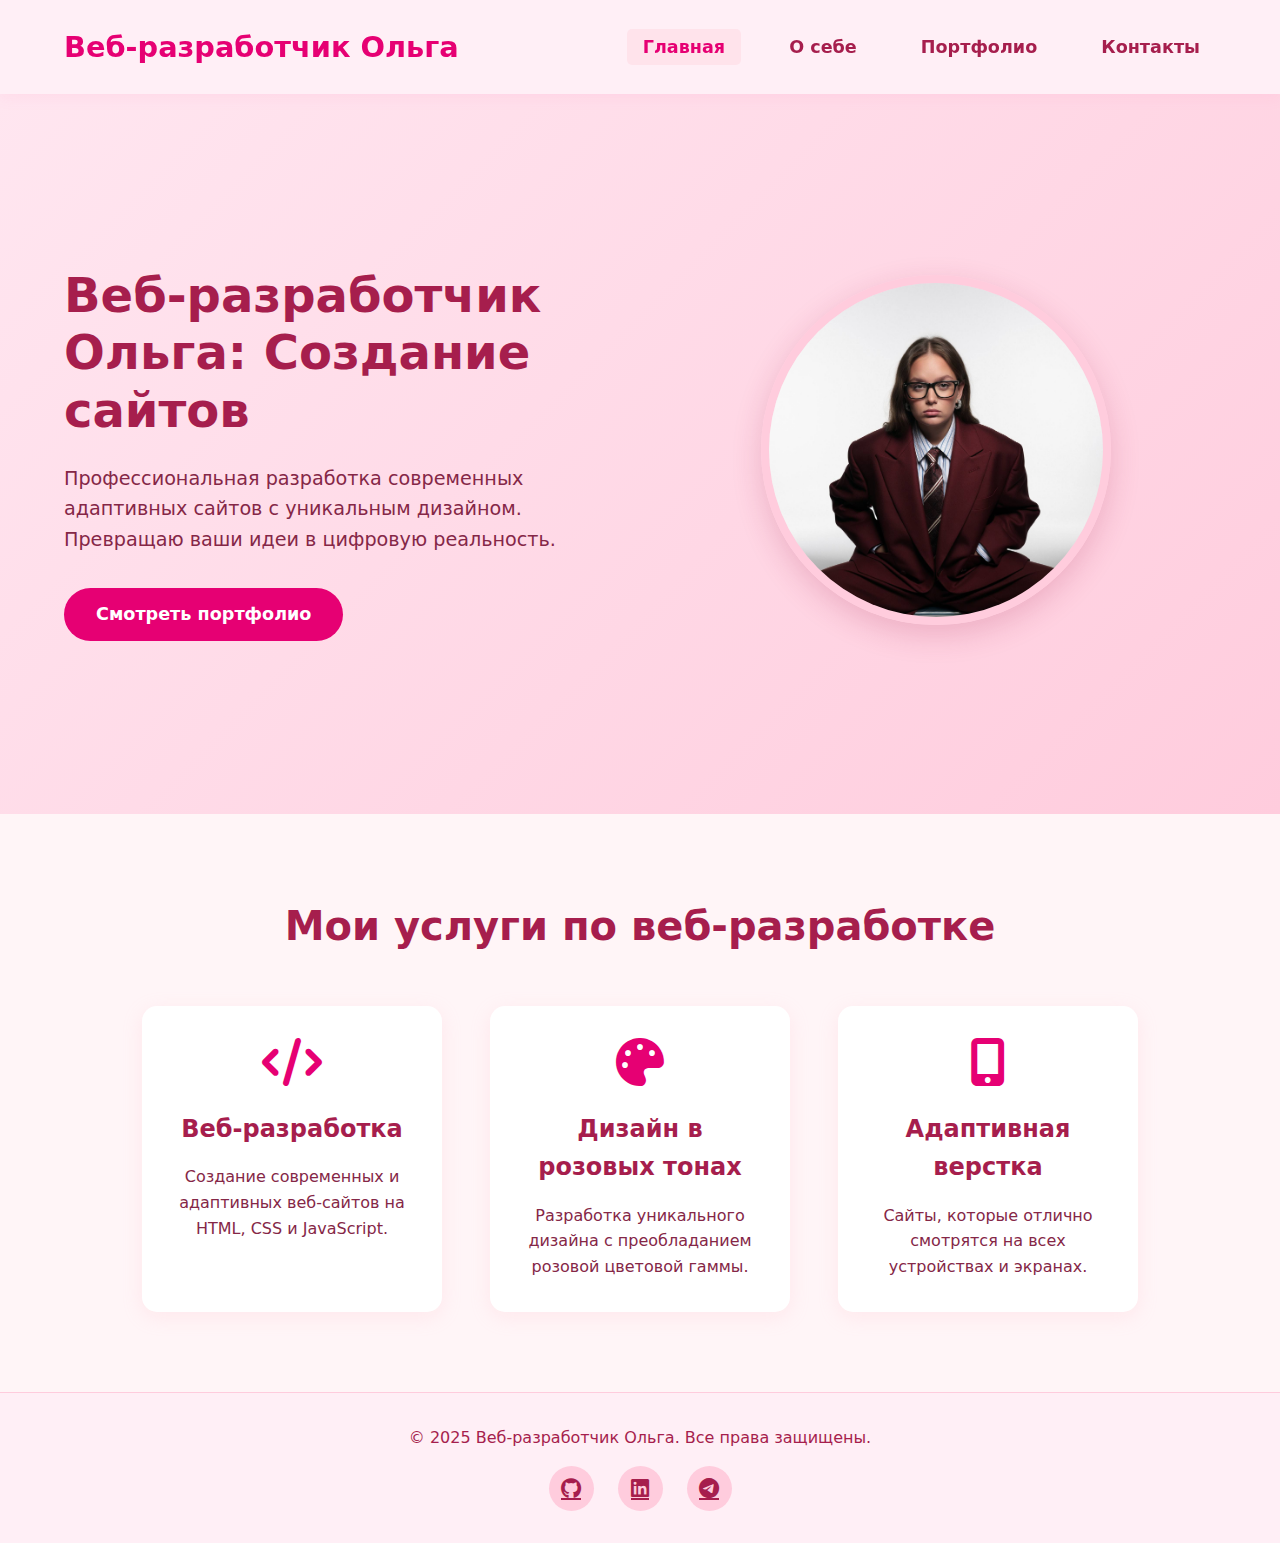
<file: index.html>
<!DOCTYPE html>
<html lang="ru">
<head>
    <meta charset="UTF-8">
    <meta name="viewport" content="width=device-width, initial-scale=1.0">
    
    <!-- Заголовки безопасности -->
    <meta http-equiv="Content-Security-Policy" content="default-src 'self'; style-src 'self' 'unsafe-inline' https://cdnjs.cloudflare.com; font-src 'self' https://cdnjs.cloudflare.com; script-src 'self' 'unsafe-inline'; img-src 'self' data:;">
    <meta http-equiv="Strict-Transport-Security" content="max-age=31536000; includeSubDomains">
    <meta http-equiv="X-Frame-Options" content="DENY">
    <meta http-equiv="X-Content-Type-Options" content="nosniff">
    
    <!-- 4.1 Тег title для главной страницы -->
    <title>Веб-разработчик Ольга | Создание сайтов  | Портфолио</title>
    <!-- 4.2 Мета-тег description -->
    <meta name="description" content="Профессиональная веб-разработка . Создаю адаптивные сайты с уникальным дизайном. Посмотрите портфолио и закажите свой сайт!">
    <!-- Дополнительные мета-теги -->
    <meta name="keywords" content="веб-разработка, создание сайтов, розовый дизайн, портфолио веб-разработчика, адаптивные сайты">
    <meta name="author" content="Ольга">
    
    <!-- Предзагрузка и оптимизация загрузки CSS -->
    <link rel="preload" href="css/style.css" as="style">
    <link rel="stylesheet" href="css/style.css" media="print" onload="this.onload=null;this.media='all'">
    <noscript><link rel="stylesheet" href="css/style.css"></noscript>
    
    <!-- Font Awesome с оптимизацией -->
    <link rel="preconnect" href="https://cdnjs.cloudflare.com">
    <link rel="preload" href="https://cdnjs.cloudflare.com/ajax/libs/font-awesome/6.4.0/css/all.min.css" as="style">
    <link rel="stylesheet" href="https://cdnjs.cloudflare.com/ajax/libs/font-awesome/6.4.0/css/all.min.css" media="print" onload="this.onload=null;this.media='all'">
    <noscript><link rel="stylesheet" href="https://cdnjs.cloudflare.com/ajax/libs/font-awesome/6.4.0/css/all.min.css"></noscript>
    
    <!-- Иконка сайта -->
    <link rel="icon" href="data:image/svg+xml,<svg xmlns=%22http://www.w3.org/2000/svg%22 viewBox=%220 0 100 100%22><text y=%22.9em%22 font-size=%2290%22>👩‍💻</text></svg>">
</head>
<body>
    <header>
        <nav class="navbar">
            <div class="logo">
                <a href="index.html">Веб-разработчик Ольга</a>
            </div>
            <button class="burger" aria-label="Меню навигации" aria-expanded="false">
                <i class="fas fa-bars"></i>
            </button>
            <ul class="nav-links">
                <li><a href="index.html" class="active">Главная</a></li>
                <li><a href="about.html">О себе</a></li>
                <li><a href="portfolio.html">Портфолио</a></li>
                <li><a href="contacts.html">Контакты</a></li>
            </ul>
        </nav>
    </header>

    <main>
        <!-- 4.3 Заголовок H1 на главной -->
        <section class="hero">
            <div class="hero-content">
                <h1>Веб-разработчик Ольга: Создание сайтов </h1>
                <p>Профессиональная разработка современных адаптивных сайтов с уникальным дизайном. Превращаю ваши идеи в цифровую реальность.</p>
                <a href="portfolio.html" class="btn">Смотреть портфолио</a>
            </div>
            <div class="hero-image">
                <!-- 4.4 Атрибут alt для изображения с современным форматом -->
                <picture>
                    <source srcset="images/avatar.webp" type="image/webp">
                    <img src="images/avatar.jpg" 
                         alt="Портрет веб-разработчика Ольги - создателя сайтов в розовых тонах"
                         width="350" 
                         height="350"
                         loading="lazy">
                </picture>
            </div>
        </section>

        <section class="features">
            <!-- Заголовок H2 для секции -->
            <h2>Мои услуги по веб-разработке</h2>
            <div class="features-container">
                <div class="feature">
                    <i class="fas fa-code"></i>
                    <h3>Веб-разработка</h3>
                    <p>Создание современных и адаптивных веб-сайтов на HTML, CSS и JavaScript.</p>
                </div>
                <div class="feature">
                    <i class="fas fa-palette"></i>
                    <h3>Дизайн в розовых тонах</h3>
                    <p>Разработка уникального дизайна с преобладанием розовой цветовой гаммы.</p>
                </div>
                <div class="feature">
                    <i class="fas fa-mobile-alt"></i>
                    <h3>Адаптивная верстка</h3>
                    <p>Сайты, которые отлично смотрятся на всех устройствах и экранах.</p>
                </div>
            </div>
        </section>
    </main>

    <footer>
        <p>&copy; 2025 Веб-разработчик Ольга. Все права защищены.</p>
        <div class="social-links">
            <a href="#" aria-label="GitHub"><i class="fab fa-github"></i></a>
            <a href="#" aria-label="LinkedIn"><i class="fab fa-linkedin"></i></a>
            <a href="#" aria-label="Telegram"><i class="fab fa-telegram"></i></a>
        </div>
    </footer>

    <!-- Критичный JavaScript для меню -->
    <script>
        // Критичная функциональность меню
        document.addEventListener('DOMContentLoaded', function() {
            const burger = document.querySelector('.burger');
            const navLinks = document.querySelector('.nav-links');
            
            if (burger) {
                burger.addEventListener('click', function() {
                    const expanded = this.getAttribute('aria-expanded') === 'true' || false;
                    this.setAttribute('aria-expanded', !expanded);
                    navLinks.classList.toggle('active');
                });
            }
        });
    </script>
    
    <!-- Основной JavaScript загружается отложенно -->
    <script src="js/script.js" defer></script>
</body>
</html>
</file>
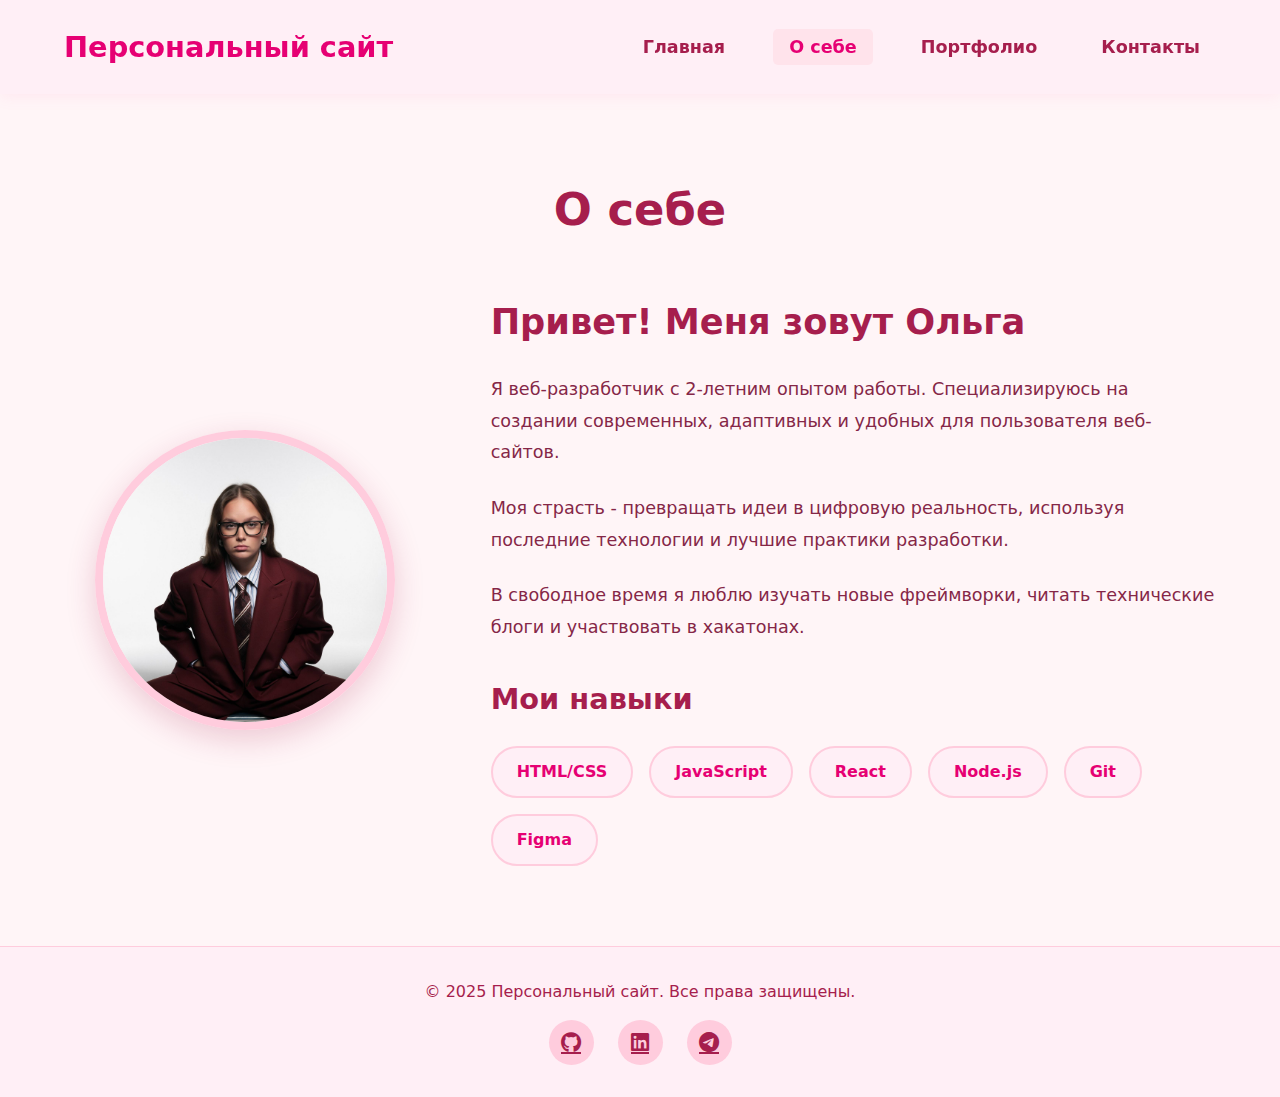
<file: about.html>
<!DOCTYPE html>
<html lang="ru">
<head>
    <meta charset="UTF-8">
    <meta name="viewport" content="width=device-width, initial-scale=1.0">
    <title>Персональный сайт | О себе</title>
    <link rel="stylesheet" href="css/style.css">
    <link rel="stylesheet" href="https://cdnjs.cloudflare.com/ajax/libs/font-awesome/6.4.0/css/all.min.css">
</head>
<body>
    <header>
        <nav class="navbar">
            <div class="logo">
                <a href="index.html">Персональный сайт</a>
            </div>
            <ul class="nav-links">
                <li><a href="index.html">Главная</a></li>
                <li><a href="about.html" class="active">О себе</a></li>
                <li><a href="portfolio.html">Портфолио</a></li>
                <li><a href="contacts.html">Контакты</a></li>
            </ul>
            <div class="burger">
                <i class="fas fa-bars"></i>
            </div>
        </nav>
    </header>

    <main>
        <section class="about">
            <h1>О себе</h1>
            <div class="about-content">
                <div class="about-image">
                    <img src="images/avatar.jpg" alt="Мое фото">
                </div>
                <div class="about-text">
                    <h2>Привет! Меня зовут Ольга</h2>
                    <p>Я веб-разработчик с 2-летним опытом работы. Специализируюсь на создании современных, адаптивных и удобных для пользователя веб-сайтов.</p>
                    <p>Моя страсть - превращать идеи в цифровую реальность, используя последние технологии и лучшие практики разработки.</p>
                    <p>В свободное время я люблю изучать новые фреймворки, читать технические блоги и участвовать в хакатонах.</p>
                    
                    <h3>Мои навыки</h3>
                    <div class="skills">
                        <span class="skill">HTML/CSS</span>
                        <span class="skill">JavaScript</span>
                        <span class="skill">React</span>
                        <span class="skill">Node.js</span>
                        <span class="skill">Git</span>
                        <span class="skill">Figma</span>
                    </div>
                </div>
            </div>
        </section>
    </main>

    <footer>
        <p>&copy; 2025 Персональный сайт. Все права защищены.</p>
        <div class="social-links">
            <a href="#"><i class="fab fa-github"></i></a>
            <a href="#"><i class="fab fa-linkedin"></i></a>
            <a href="#"><i class="fab fa-telegram"></i></a>
        </div>
    </footer>

    <script src="js/script.js"></script>
</body>
</html>
</file>
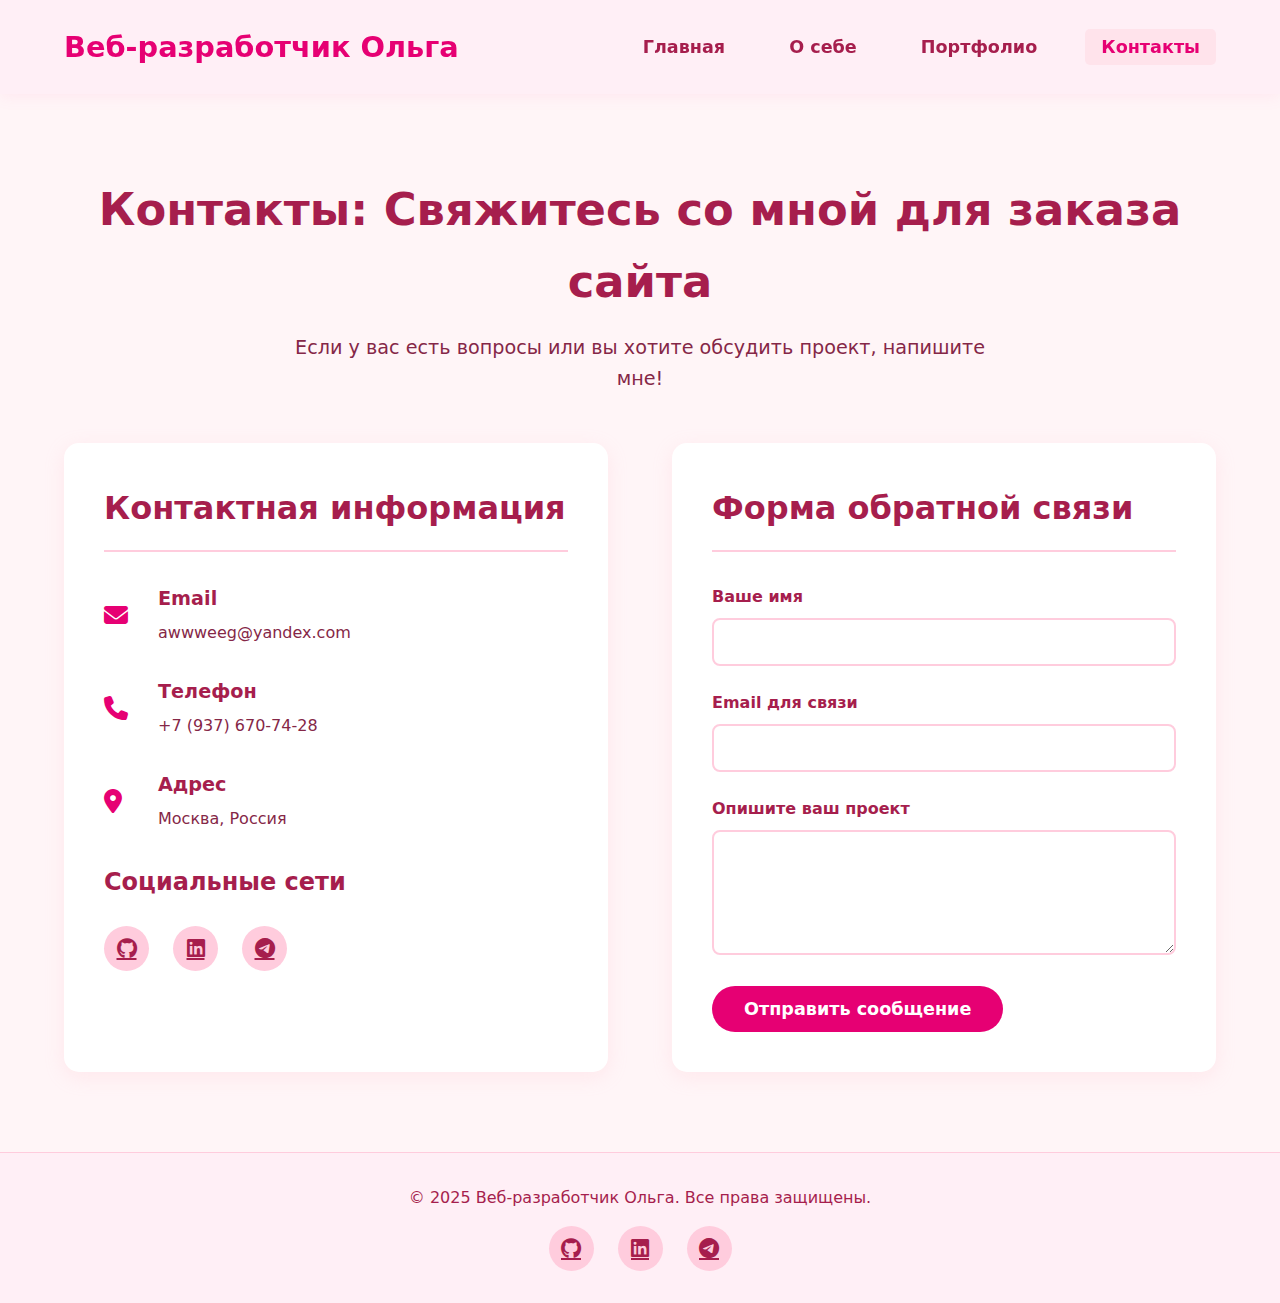
<file: contacts.html>
<!DOCTYPE html>
<html lang="ru">
<head>
    <meta charset="UTF-8">
    <meta name="viewport" content="width=device-width, initial-scale=1.0">
    <title>Контакты | Свяжитесь с веб-разработчиком Ольгой для заказа сайта</title>
    <meta name="description" content="Свяжитесь с веб-разработчиком Ольгой для заказа сайта. Контакты, форма обратной связи, социальные сети. Обсудим ваш проект!">
    <meta name="keywords" content="контакты веб-разработчика, заказать сайт, связаться, форма обратной связи, розовый дизайн">
    <meta name="author" content="Ольга">
    <link rel="stylesheet" href="css/style.css">
    <link rel="stylesheet" href="https://cdnjs.cloudflare.com/ajax/libs/font-awesome/6.4.0/css/all.min.css">
</head>
<body>
    <header>
        <nav class="navbar">
            <div class="logo">
                <a href="index.html">Веб-разработчик Ольга</a>
            </div>
            <button class="burger" aria-label="Меню навигации" aria-expanded="false">
                <i class="fas fa-bars"></i>
            </button>
            <ul class="nav-links">
                <li><a href="index.html">Главная</a></li>
                <li><a href="about.html">О себе</a></li>
                <li><a href="portfolio.html">Портфолио</a></li>
                <li><a href="contacts.html" class="active">Контакты</a></li>
            </ul>
        </nav>
    </header>

    <main>
        <section class="contacts">
            <h1>Контакты: Свяжитесь со мной для заказа сайта</h1>
            <p class="contacts-intro">Если у вас есть вопросы или вы хотите обсудить проект, напишите мне!</p>
            
            <div class="contact-container">
                <div class="contact-info">
                    <h2>Контактная информация</h2>
                    <div class="contact-item">
                        <i class="fas fa-envelope"></i>
                        <div>
                            <h3>Email</h3>
                            <p>awwweeg@yandex.com</p>
                        </div>
                    </div>
                    <div class="contact-item">
                        <i class="fas fa-phone"></i>
                        <div>
                            <h3>Телефон</h3>
                            <p>+7 (937) 670-74-28</p>
                        </div>
                    </div>
                    <div class="contact-item">
                        <i class="fas fa-map-marker-alt"></i>
                        <div>
                            <h3>Адрес</h3>
                            <p>Москва, Россия</p>
                        </div>
                    </div>
                    <div class="contact-social">
                        <h3>Социальные сети</h3>
                        <div class="social-links">
                            <a href="#" aria-label="GitHub"><i class="fab fa-github"></i></a>
                            <a href="#" aria-label="LinkedIn"><i class="fab fa-linkedin"></i></a>
                            <a href="#" aria-label="Telegram"><i class="fab fa-telegram"></i></a>
                        </div>
                    </div>
                </div>
                
                <div class="contact-form">
                    <h2>Форма обратной связи</h2>
                    <form id="contactForm">
                        <div class="form-group">
                            <label for="name">Ваше имя</label>
                            <input type="text" id="name" name="name" required>
                        </div>
                        <div class="form-group">
                            <label for="email">Email для связи</label>
                            <input type="email" id="email" name="email" required>
                        </div>
                        <div class="form-group">
                            <label for="message">Опишите ваш проект</label>
                            <textarea id="message" name="message" rows="5" required></textarea>
                        </div>
                        <button type="submit" class="btn">Отправить сообщение</button>
                    </form>
                </div>
            </div>
        </section>
    </main>

    <footer>
        <p>&copy; 2025 Веб-разработчик Ольга. Все права защищены.</p>
        <div class="social-links">
            <a href="#" aria-label="GitHub"><i class="fab fa-github"></i></a>
            <a href="#" aria-label="LinkedIn"><i class="fab fa-linkedin"></i></a>
            <a href="#" aria-label="Telegram"><i class="fab fa-telegram"></i></a>
        </div>
    </footer>

    <script>
        document.addEventListener('DOMContentLoaded', function() {
            const burger = document.querySelector('.burger');
            const navLinks = document.querySelector('.nav-links');
            
            if (burger) {
                burger.addEventListener('click', function() {
                    const expanded = this.getAttribute('aria-expanded') === 'true' || false;
                    this.setAttribute('aria-expanded', !expanded);
                    navLinks.classList.toggle('active');
                });
            }
        });
    </script>
    
    <script src="js/script.js" defer></script>
</body>
</html>
</file>
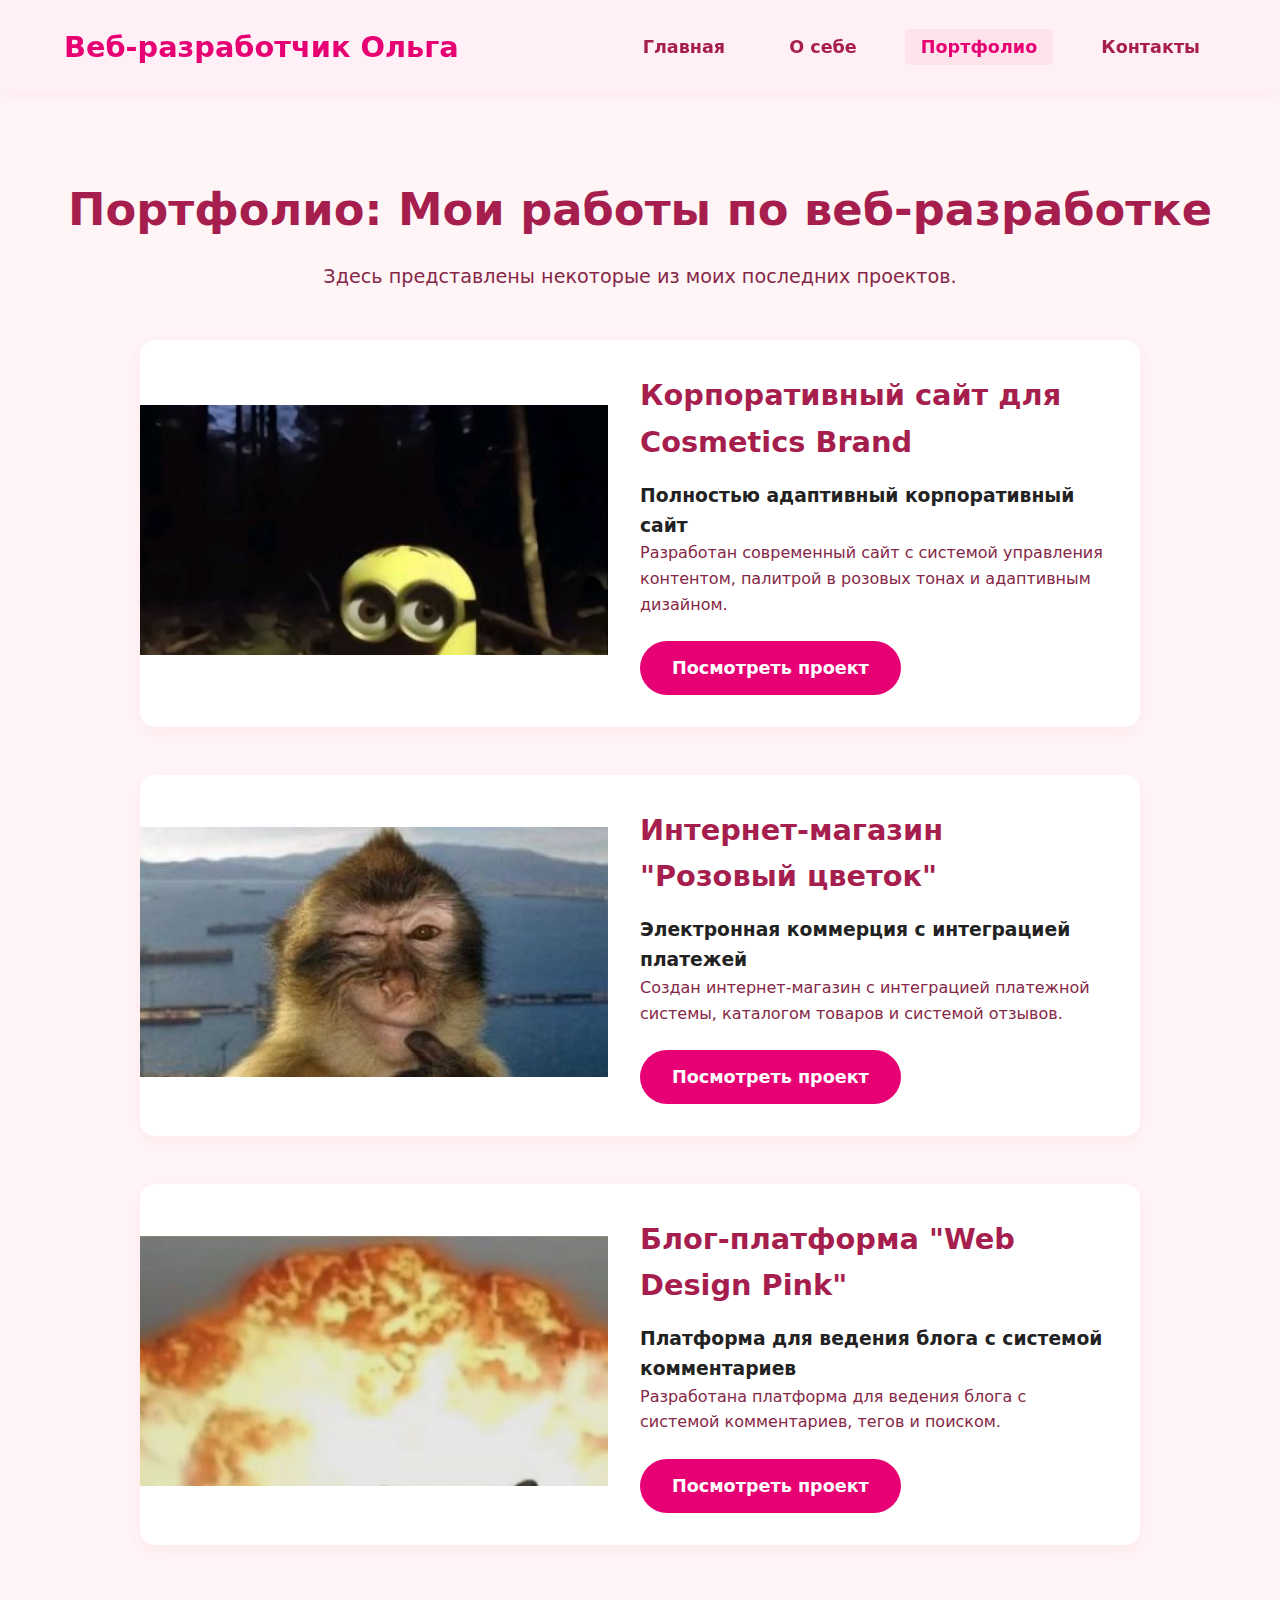
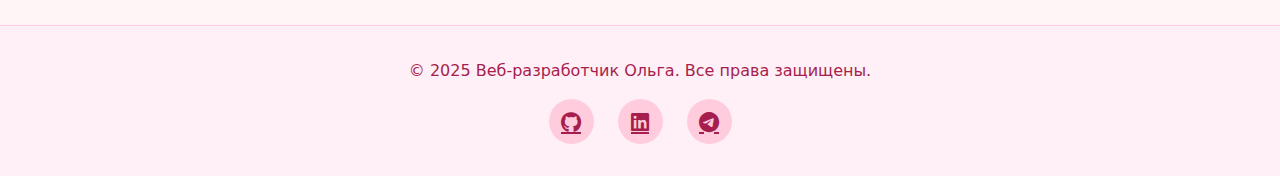
<file: portfolio.html>
<!DOCTYPE html>
<html lang="ru">
<head>
    <meta charset="UTF-8">
    <meta name="viewport" content="width=device-width, initial-scale=1.0">
    
    <!-- Заголовки безопасности -->
    <meta http-equiv="Content-Security-Policy" content="default-src 'self'; style-src 'self' 'unsafe-inline' https://cdnjs.cloudflare.com; font-src 'self' https://cdnjs.cloudflare.com; script-src 'self' 'unsafe-inline'; img-src 'self' data:;">
    <meta http-equiv="Strict-Transport-Security" content="max-age=31536000; includeSubDomains">
    <meta http-equiv="X-Frame-Options" content="DENY">
    <meta http-equiv="X-Content-Type-Options" content="nosniff">
    
    <!-- 4.1 Тег title для портфолио -->
    <title>Портфолио | Примеры работ веб-разработчика Ольги в розовых тонах</title>
    <!-- 4.2 Мета-тег description -->
    <meta name="description" content="Портфолио выполненных проектов: корпоративные сайты, интернет-магазины, блоги в розовых тонах. Посмотрите примеры моих работ по веб-разработке.">
    <meta name="keywords" content="портфолио веб-разработчика, примеры работ, выполненные проекты, кейсы, розовые сайты">
    <meta name="author" content="Ольга">
    
    <!-- Оптимизированная загрузка CSS -->
    <link rel="preload" href="css/style.css" as="style">
    <link rel="stylesheet" href="css/style.css" media="print" onload="this.onload=null;this.media='all'">
    <noscript><link rel="stylesheet" href="css/style.css"></noscript>
    
    <!-- Font Awesome с оптимизацией -->
    <link rel="preconnect" href="https://cdnjs.cloudflare.com">
    <link rel="preload" href="https://cdnjs.cloudflare.com/ajax/libs/font-awesome/6.4.0/css/all.min.css" as="style">
    <link rel="stylesheet" href="https://cdnjs.cloudflare.com/ajax/libs/font-awesome/6.4.0/css/all.min.css" media="print" onload="this.onload=null;this.media='all'">
    <noscript><link rel="stylesheet" href="https://cdnjs.cloudflare.com/ajax/libs/font-awesome/6.4.0/css/all.min.css"></noscript>
</head>
<body>
    <header>
        <nav class="navbar">
            <div class="logo">
                <a href="index.html">Веб-разработчик Ольга</a>
            </div>
            <button class="burger" aria-label="Меню навигации" aria-expanded="false">
                <i class="fas fa-bars"></i>
            </button>
            <ul class="nav-links">
                <li><a href="index.html">Главная</a></li>
                <li><a href="about.html">О себе</a></li>
                <li><a href="portfolio.html" class="active">Портфолио</a></li>
                <li><a href="contacts.html">Контакты</a></li>
            </ul>
        </nav>
    </header>

    <main>
        <section class="portfolio">
            <!-- 4.3 Заголовок H1 на странице портфолио -->
            <h1>Портфолио: Мои работы по веб-разработке</h1>
            <p class="portfolio-intro">Здесь представлены некоторые из моих последних проектов.</p>
            
            <div class="portfolio-items">
                <div class="portfolio-item">
                    <div class="portfolio-img">
                        <!-- 4.4 Атрибут alt для изображения проекта с оптимизацией -->
                        <picture>
                            <source srcset="images/portfolio1.webp" type="image/webp">
                            <img src="images/portfolio1.jpg" 
                                 alt="Корпоративный сайт для компании - скриншот главной страницы"
                                 width="500"
                                 height="250"
                                 loading="lazy">
                        </picture>
                    </div>
                    <div class="portfolio-info">
                        <!-- Заголовок H2 для проекта -->
                        <h2>Корпоративный сайт для Cosmetics Brand</h2>
                        <!-- Заголовок H3 для описания -->
                        <h3>Полностью адаптивный корпоративный сайт</h3>
                        <p>Разработан современный сайт с системой управления контентом, палитрой в розовых тонах и адаптивным дизайном.</p>
                        <a href="#" class="btn">Посмотреть проект</a>
                    </div>
                </div>
                
                <div class="portfolio-item">
                    <div class="portfolio-img">
                        <picture>
                            <source srcset="images/portfolio2.webp" type="image/webp">
                            <img src="images/portfolio2.jpg" 
                                 alt="Интернет-магазин цветов с розовым дизайном - страница каталога товаров"
                                 width="500"
                                 height="250"
                                 loading="lazy">
                        </picture>
                    </div>
                    <div class="portfolio-info">
                        <h2>Интернет-магазин "Розовый цветок"</h2>
                        <h3>Электронная коммерция с интеграцией платежей</h3>
                        <p>Создан интернет-магазин с интеграцией платежной системы, каталогом товаров и системой отзывов.</p>
                        <a href="#" class="btn">Посмотреть проект</a>
                    </div>
                </div>
                
                <div class="portfolio-item">
                    <div class="portfolio-img">
                        <picture>
                            <source srcset="images/portfolio3.webp" type="image/webp">
                            <img src="images/portfolio3.jpg" 
                                 alt="Блог о веб-дизайне - страница статьи"
                                 width="500"
                                 height="250"
                                 loading="lazy">
                        </picture>
                    </div>
                    <div class="portfolio-info">
                        <h2>Блог-платформа "Web Design Pink"</h2>
                        <h3>Платформа для ведения блога с системой комментариев</h3>
                        <p>Разработана платформа для ведения блога с системой комментариев, тегов и поиском.</p>
                        <a href="#" class="btn">Посмотреть проект</a>
                    </div>
                </div>
            </div>
        </section>
    </main>

    <footer>
        <p>&copy; 2025 Веб-разработчик Ольга. Все права защищены.</p>
        <div class="social-links">
            <a href="#" aria-label="GitHub"><i class="fab fa-github"></i></a>
            <a href="#" aria-label="LinkedIn"><i class="fab fa-linkedin"></i></a>
            <a href="#" aria-label="Telegram"><i class="fab fa-telegram"></i></a>
        </div>
    </footer>

    <!-- Критичный JavaScript для меню -->
    <script>
        document.addEventListener('DOMContentLoaded', function() {
            const burger = document.querySelector('.burger');
            const navLinks = document.querySelector('.nav-links');
            
            if (burger) {
                burger.addEventListener('click', function() {
                    const expanded = this.getAttribute('aria-expanded') === 'true' || false;
                    this.setAttribute('aria-expanded', !expanded);
                    navLinks.classList.toggle('active');
                });
            }
        });
    </script>
    
    <!-- Основной JavaScript загружается отложенно -->
    <script src="js/script.js" defer></script>
</body>
</html>
</file>
<file: css/style.css>
/* Основные стили - оптимизированные */
* {
    margin: 0;
    padding: 0;
    box-sizing: border-box;
    font-family: 'Segoe UI', system-ui, sans-serif;
}

body {
    background-color: #fff5f7;
    color: #222; /* Улучшенный контраст для доступности */
    line-height: 1.6;
    min-height: 100vh;
    display: flex;
    flex-direction: column;
}

/* Навигация с улучшенным контрастом */
.navbar {
    display: flex;
    justify-content: space-between;
    align-items: center;
    padding: 1.5rem 5%;
    background-color: #ffeff6;
    box-shadow: 0 2px 15px rgba(255, 105, 180, 0.1);
    position: sticky;
    top: 0;
    z-index: 100;
}

.logo a {
    font-size: 1.8rem;
    font-weight: 700;
    color: #e60073; /* Более темный оттенок для лучшего контраста */
    text-decoration: none;
}

.nav-links {
    display: flex;
    list-style: none;
}

.nav-links li {
    margin-left: 2rem;
}

.nav-links a {
    text-decoration: none;
    color: #a61e4d; /* Улучшенный контраст */
    font-weight: 600;
    font-size: 1.1rem;
    transition: color 0.3s;
    padding: 0.5rem 1rem;
    border-radius: 5px;
}

.nav-links a:hover, .nav-links a.active {
    color: #e60073;
    background-color: rgba(255, 182, 193, 0.2);
}

.burger {
    display: none;
    font-size: 1.5rem;
    color: #e60073;
    cursor: pointer;
    background: none;
    border: none;
}

/* Герой-секция */
.hero {
    display: flex;
    align-items: center;
    justify-content: space-between;
    padding: 5rem 5%;
    background: linear-gradient(135deg, #ffe6f0 0%, #ffccdd 100%);
    min-height: 80vh;
}

.hero-content {
    flex: 1;
    padding-right: 2rem;
}

.hero-content h1 {
    font-size: 3rem;
    color: #a61e4d; /* Улучшенный контраст */
    margin-bottom: 1.5rem;
    line-height: 1.2;
}

.hero-content p {
    font-size: 1.2rem;
    color: #852747; /* Улучшенный контраст */
    margin-bottom: 2rem;
    max-width: 600px;
}

.btn {
    display: inline-block;
    background-color: #e60073; /* Более темный для контраста */
    color: white;
    padding: 0.8rem 2rem;
    border-radius: 30px;
    text-decoration: none;
    font-weight: 600;
    font-size: 1.1rem;
    transition: all 0.3s;
    border: none;
    cursor: pointer;
}

.btn:hover {
    background-color: #c41262;
    transform: translateY(-3px);
    box-shadow: 0 5px 15px rgba(230, 0, 115, 0.3);
}

.hero-image {
    flex: 1;
    display: flex;
    justify-content: center;
}

.hero-image img {
    width: 350px;
    height: 350px;
    border-radius: 50%;
    object-fit: cover;
    object-position: top;
    border: 8px solid #ffccdd;
    box-shadow: 0 10px 30px rgba(166, 30, 77, 0.2);
}

/* Секция возможностей */
.features {
    padding: 5rem 5%;
    text-align: center;
}

.features h2 {
    font-size: 2.5rem;
    color: #a61e4d; /* Улучшенный контраст */
    margin-bottom: 3rem;
}

.features-container {
    display: flex;
    justify-content: center;
    gap: 3rem;
    flex-wrap: wrap;
}

.feature {
    background-color: white;
    padding: 2rem;
    border-radius: 15px;
    width: 300px;
    box-shadow: 0 5px 20px rgba(255, 182, 193, 0.2);
    transition: transform 0.3s;
}

.feature:hover {
    transform: translateY(-10px);
}

.feature i {
    font-size: 3rem;
    color: #e60073; /* Улучшенный контраст */
    margin-bottom: 1.5rem;
}

.feature h3 {
    font-size: 1.5rem;
    color: #a61e4d; /* Улучшенный контраст */
    margin-bottom: 1rem;
}

.feature p {
    color: #852747; /* Улучшенный контраст */
}

/* Секция "О себе" */
.about {
    padding: 5rem 5%;
}

.about h1 {
    font-size: 2.8rem;
    color: #a61e4d; /* Улучшенный контраст */
    text-align: center;
    margin-bottom: 3rem;
}

.about-content {
    display: flex;
    align-items: center;
    gap: 4rem;
    max-width: 1200px;
    margin: 0 auto;
    flex-wrap: wrap;
}

.about-image {
    flex: 1;
    min-width: 300px;
    display: flex;
    justify-content: center;
}

.about-image img {
    width: 300px;
    height: 300px;
    border-radius: 50%;
    object-fit: cover;
    object-position: top;
    border: 8px solid #ffccdd;
    box-shadow: 0 10px 30px rgba(166, 30, 77, 0.2);
}

.about-text {
    flex: 2;
    min-width: 300px;
}

.about-text h2 {
    font-size: 2.2rem;
    color: #a61e4d; /* Улучшенный контраст */
    margin-bottom: 1.5rem;
}

.about-text p {
    font-size: 1.1rem;
    color: #852747; /* Улучшенный контраст */
    margin-bottom: 1.5rem;
    line-height: 1.8;
}

.about-text h3 {
    font-size: 1.8rem;
    color: #a61e4d; /* Улучшенный контраст */
    margin: 2rem 0 1.5rem;
}

.skills {
    display: flex;
    flex-wrap: wrap;
    gap: 1rem;
}

.skill {
    background-color: #ffeff6;
    color: #e60073; /* Улучшенный контраст */
    padding: 0.7rem 1.5rem;
    border-radius: 30px;
    font-weight: 600;
    border: 2px solid #ffccdd;
}

/* Стили для страницы портфолио */
.portfolio {
    padding: 5rem 5%;
}

.portfolio h1 {
    font-size: 2.8rem;
    color: #a61e4d; /* Улучшенный контраст */
    text-align: center;
    margin-bottom: 1rem;
}

.portfolio-intro {
    text-align: center;
    color: #852747; /* Улучшенный контраст */
    font-size: 1.2rem;
    max-width: 700px;
    margin: 0 auto 3rem;
}

.portfolio-items {
    display: flex;
    flex-direction: column;
    gap: 3rem;
    max-width: 1000px;
    margin: 0 auto;
}

.portfolio-item {
    display: flex;
    align-items: center;
    background-color: white;
    border-radius: 15px;
    overflow: hidden;
    box-shadow: 0 5px 20px rgba(255, 182, 193, 0.2);
    transition: transform 0.3s;
}

.portfolio-item:hover {
    transform: translateY(-10px);
}

.portfolio-img {
    flex: 1;
    min-width: 300px;
}

.portfolio-img img {
    width: 100%;
    height: 250px;
    object-fit: cover;
    object-position: top;
}

.portfolio-info {
    flex: 1;
    padding: 2rem;
}

.portfolio-info h2 {
    font-size: 1.8rem;
    color: #a61e4d; /* Улучшенный контраст */
    margin-bottom: 1rem;
}

.portfolio-info p {
    color: #852747; /* Улучшенный контраст */
    margin-bottom: 1.5rem;
}

/* Стили для страницы контактов */
.contacts {
    padding: 5rem 5%;
}

.contacts h1 {
    font-size: 2.8rem;
    color: #a61e4d; /* Улучшенный контраст */
    text-align: center;
    margin-bottom: 1rem;
}

.contacts-intro {
    text-align: center;
    color: #852747; /* Улучшенный контраст */
    font-size: 1.2rem;
    max-width: 700px;
    margin: 0 auto 3rem;
}

.contact-container {
    display: flex;
    gap: 4rem;
    max-width: 1200px;
    margin: 0 auto;
    flex-wrap: wrap;
}

.contact-info, .contact-form {
    flex: 1;
    min-width: 300px;
    background-color: white;
    padding: 2.5rem;
    border-radius: 15px;
    box-shadow: 0 5px 20px rgba(255, 182, 193, 0.2);
}

.contact-info h2, .contact-form h2 {
    font-size: 2rem;
    color: #a61e4d; /* Улучшенный контраст */
    margin-bottom: 2rem;
    padding-bottom: 1rem;
    border-bottom: 2px solid #ffccdd;
}

.contact-item {
    display: flex;
    align-items: center;
    margin-bottom: 2rem;
}

.contact-item i {
    font-size: 1.5rem;
    color: #e60073; /* Улучшенный контраст */
    margin-right: 1.5rem;
    width: 30px;
}

.contact-item h3 {
    font-size: 1.2rem;
    color: #a61e4d; /* Улучшенный контраст */
    margin-bottom: 0.3rem;
}

.contact-item p {
    color: #852747; /* Улучшенный контраст */
}

.contact-social h3 {
    font-size: 1.5rem;
    color: #a61e4d; /* Улучшенный контраст */
    margin-bottom: 1.5rem;
}

.contact-social .social-links {
    justify-content: flex-start;
}

.form-group {
    margin-bottom: 1.5rem;
}

.form-group label {
    display: block;
    color: #a61e4d; /* Улучшенный контраст */
    font-weight: 600;
    margin-bottom: 0.5rem;
}

.form-group input, .form-group textarea {
    width: 100%;
    padding: 0.8rem;
    border: 2px solid #ffccdd;
    border-radius: 8px;
    font-size: 1rem;
    transition: border-color 0.3s;
}

.form-group input:focus, .form-group textarea:focus {
    outline: none;
    border-color: #e60073;
}

/* Футер */
footer {
    background-color: #ffeff6;
    padding: 2rem 5%;
    text-align: center;
    margin-top: auto;
    border-top: 1px solid #ffccdd;
}

footer p {
    color: #a61e4d; /* Улучшенный контраст */
    margin-bottom: 1rem;
}

.social-links {
    display: flex;
    justify-content: center;
    gap: 1.5rem;
}

.social-links a {
    display: inline-flex;
    align-items: center;
    justify-content: center;
    width: 45px;
    height: 45px;
    background-color: #ffccdd;
    color: #a61e4d; /* Улучшенный контраст */
    border-radius: 50%;
    font-size: 1.3rem;
    transition: all 0.3s;
}

.social-links a:hover {
    background-color: #e60073;
    color: white;
    transform: translateY(-5px);
}

/* Анимация появления элементов */
@keyframes fadeInUp {
    from {
        opacity: 0;
        transform: translateY(20px);
    }
    to {
        opacity: 1;
        transform: translateY(0);
    }
}

.animate {
    animation: fadeInUp 0.8s ease-out;
}

/* Адаптивность */
@media (max-width: 992px) {
    .hero {
        flex-direction: column;
        text-align: center;
        padding: 3rem 5%;
    }
    
    .hero-content {
        padding-right: 0;
        margin-bottom: 3rem;
    }
    
    .hero-content h1 {
        font-size: 2.5rem;
    }
    
    .about-content {
        flex-direction: column;
        text-align: center;
    }
}

@media (max-width: 768px) {
    .nav-links {
        display: none;
        flex-direction: column;
        position: absolute;
        top: 100%;
        left: 0;
        width: 100%;
        background-color: #ffeff6;
        padding: 1rem 0;
        box-shadow: 0 5px 15px rgba(255, 105, 180, 0.1);
    }
    
    .nav-links.active {
        display: flex;
    }
    
    .nav-links li {
        margin: 0.5rem 0;
        text-align: center;
    }
    
    .burger {
        display: block;
    }
    
    .features-container {
        flex-direction: column;
        align-items: center;
    }
    
    .hero-image img {
        width: 250px;
        height: 250px;
    }
    
    .about-image img {
        width: 250px;
        height: 250px;
    }
    
    .portfolio-item {
        flex-direction: column;
    }
    
    .portfolio-img {
        min-width: 100%;
    }
    
    .contact-container {
        flex-direction: column;
    }
}
</file>
